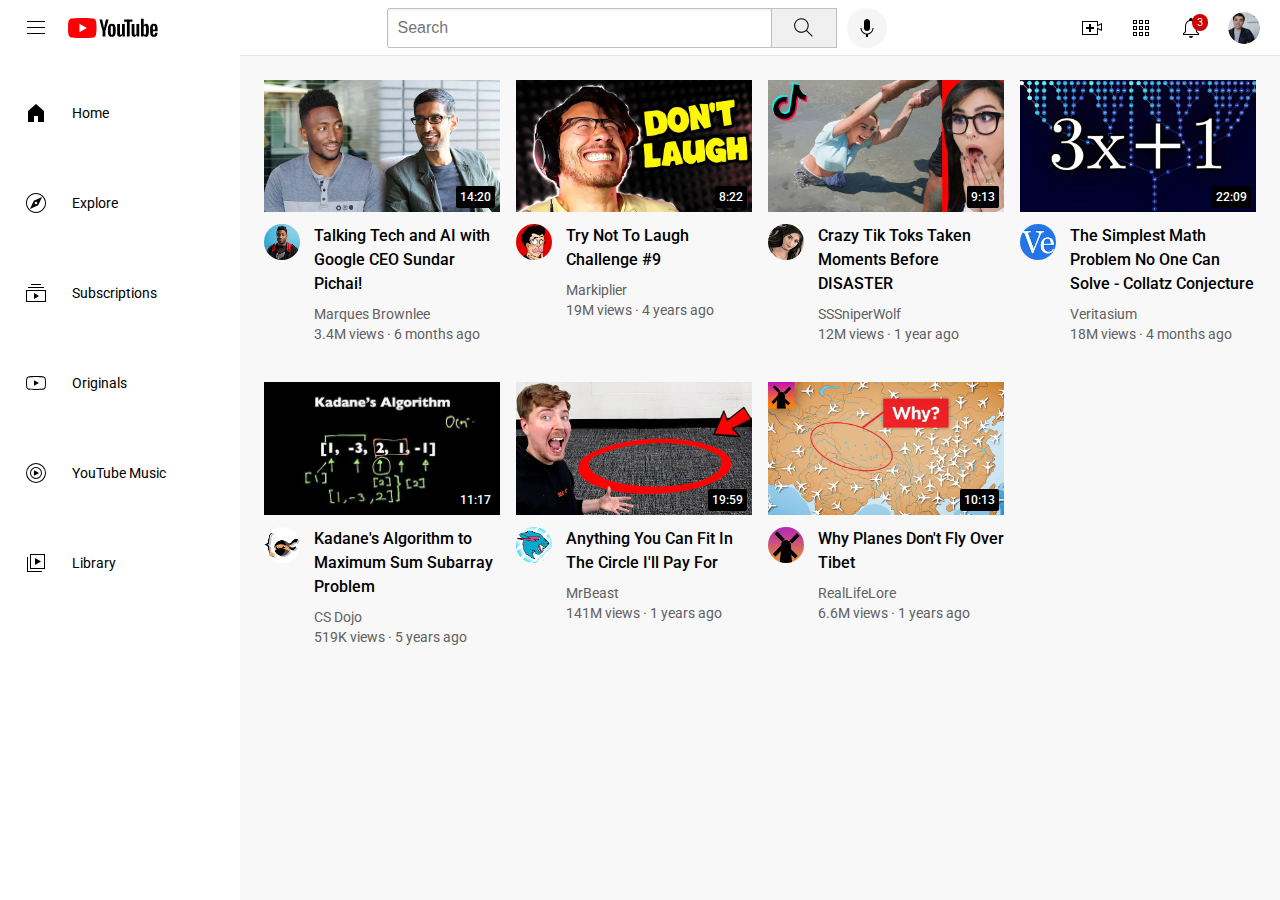
<file: index.html>
<!DOCTYPE html>
<html lang="en">

<head>
    <meta charset="UTF-8">
    <meta name="viewport" content="width=device-width, initial-scale=1.0">
    <title>YouTube.com Clone</title>
    <link rel=" preconnect" href="https://fonts.googleapis.com">
    <link rel="preconnect" href="https://fonts.gstatic.com" crossorigin>
    <link href="https://fonts.googleapis.com/css2?family=Roboto:wght@400;500;700&display=swap" rel="stylesheet">
    <link rel="stylesheet" href="styles/general.css">
    <link rel="stylesheet" href="styles/header.css">
    <link rel="stylesheet" href="styles/video.css">
    <link rel="stylesheet" href="styles/sidebar.css">

</head>

<body>
    <header class="header">
        <div class="left-section">
            <img class="hamburger-menu" src="icons/hamburger-menu.svg" alt="">
            <img class="youtube-logo" src="icons/youtube-logo.svg" alt="">
        </div>
        <div class="middle-section">
            <input class="search-bar" type="text" placeholder="Search">
            <button class="search-button">
                <img class="search-icon" src="icons/search.svg" alt="">
                <div class="tooltip">Search</div>
            </button>
            <!-- Put position absolute inside position relative-->
            <button class="voice-search-button">
                <img class="voice-search-icon" src="icons/voice-search-icon.svg" alt="">
                <div class="tooltip">Search with your voice</div>
            </button>
        </div>
        <div class="right-section">
            <div class="upload-icon-container">
                <img class="upload-icon" src="icons/upload.svg" alt="">
                <div class="tooltip">Create</div>
            </div>
            <div class="youtube-apps-icon-container">
                <img class="youtube-apps-icon" src="icons/youtube-apps.svg" alt="">
                <div class="tooltip">YouTube apps</div>
            </div>
            <div class="notifications-icon-container">
                <img class="notifications-icon" src="icons/notifications.svg" alt="">
                <div class="notifications-count">3</div>
                <div class="tooltip">Notifications</div>
            </div>
            <img class="current-user-picture" src="channel-picture/my-channel.jpeg" alt="">
        </div>
    </header>

    <nav class="sidebar">
        <div class="sidebar-link">
            <img src="icons/home.svg">
            <div>Home</div>
        </div>
        <div class="sidebar-link">
            <img src="icons/explore.svg">
            <div>Explore</div>
        </div>
        <div class="sidebar-link">
            <img src="icons/subscriptions.svg">
            <div>Subscriptions</div>
        </div>
        <div class="sidebar-link">
            <img src="icons/originals.svg">
            <div>Originals</div>
        </div>
        <div class="sidebar-link">
            <img src="icons/youtube-music.svg">
            <div>YouTube Music</div>
        </div>
        <div class="sidebar-link">
            <img src="icons/library.svg">
            <div>Library</div>
        </div>
    </nav>

    <main>
        <section class="video-grid">
            <div class="video-preview">
                <div class="thumbnail-row">
                    <a href="https://www.youtube.com/watch?v=n2RNcPRtAiY" target="_blank">
                        <img class="thumbnail" src="thumbnails/thumbnail-1.webp" alt="">
                    </a>
                    <div class="video-time">14:20</div>
                </div>
                <div class="video-info-grid">
                    <div class="channel-picture">
                        <div class="profile-picture-container">
                            <a href="https://www.youtube.com/c/mkbhd" target="_blank">
                                <img class="profile-picture" src="channel-picture/channel-1.jpeg" alt="">
                            </a>
                            <div class="channel-tooltip">
                                <img class="channel-tooltip-picture" src="channel-picture/channel-1.jpeg">
                                <div>
                                    <div class="channel-tooltip-name">Marques Browniee</div>
                                    <div class="channel-tooltip-stats">15M subscribers</div>
                                </div>
                            </div>
                        </div>
                    </div>
                    <div class="video-info">
                        <a href="https://www.youtube.com/watch?v=n2RNcPRtAiY" target="_blank" class="video-title-link">
                            <p class="video-title">
                                Talking Tech and AI with Google CEO Sundar Pichai!
                            </p>
                        </a>
                        <p class="video-author">
                            Marques Brownlee
                        </p>
                        <p class="video-stats">
                            3.4M views &#183 6 months ago
                        </p>
                    </div>
                </div>
            </div>

            <div class="video-preview">
                <div class="thumbnail-row">
                    <a href="https://www.youtube.com/watch?v=mP0RAo9SKZk">
                        <img class="thumbnail" src="thumbnails/thumbnail-2.webp" alt="">
                    </a>
                    <div class="video-time">8:22</div>
                </div>
                <div class="video-info-grid">
                    <div class="channel-picture">
                        <div class="profile-picture-container">
                            <a href="https://www.youtube.com/c/markiplier">
                                <img class="profile-picture" src="channel-picture/channel-2.jpeg" alt="">
                            </a>
                            <div class="channel-tooltip">
                                <img class="channel-tooltip-picture" src="channel-picture/channel-2.jpeg">
                                <div>
                                    <div class="channel-tooltip-name">Markiplier</div>
                                    <div class="channel-tooltip-stats">30M subscribers</div>
                                </div>
                            </div>
                        </div>
                    </div>
                    <div class="video-info">
                        <a href="https://www.youtube.com/watch?v=mP0RAo9SKZk" target="_blank" class="video-title-link">
                            <p class="video-title">
                                Try Not To Laugh Challenge #9
                            </p>
                        </a>
                        <p class="video-author">
                            Markiplier
                        </p>
                        <p class="video-stats">
                            19M views &#183 4 years ago
                        </p>
                    </div>
                </div>
            </div>

            <div class="video-preview">
                <div class="thumbnail-row">
                    <a href="https://www.youtube.com/watch?v=FgjPQQeTh1w">
                        <img class="thumbnail" src="thumbnails/thumbnail-3.webp" alt="">
                    </a>
                    <div class="video-time">9:13</div>
                </div>
                <div class="video-info-grid">
                    <div class="channel-picture">
                        <div class="profile-picture-container">
                            <a href="https://www.youtube.com/user/SSSniperWolf">
                                <img class="profile-picture" src="channel-picture/channel-3.jpeg" alt="">
                            </a>
                            <div class="channel-tooltip">
                                <img class="channel-tooltip-picture" src="channel-picture/channel-3.jpeg">
                                <div>
                                    <div class="channel-tooltip-name">SSSniperWolf</div>
                                    <div class="channel-tooltip-stats">30M subscribers</div>
                                </div>
                            </div>
                        </div>
                    </div>
                    <div class="video-info">
                        <a href="https://www.youtube.com/watch?v=FgjPQQeTh1w" target="_blank" class="video-title-link">
                            <p class="video-title">
                                Crazy Tik Toks Taken Moments Before DISASTER
                            </p>
                        </a>
                        <p class="video-author">
                            SSSniperWolf
                        </p>
                        <p class="video-stats">
                            12M views &#183 1 year ago
                        </p>
                    </div>
                </div>
            </div>

            <div class="video-preview">
                <div class="thumbnail-row">
                    <a href="https://www.youtube.com/watch?v=094y1Z2wpJg">
                        <img class="thumbnail" src="thumbnails/thumbnail-4.webp" alt="">
                    </a>
                    <div class="video-time">22:09</div>
                </div>
                <div class="video-info-grid">
                    <div class="channel-picture">
                        <div class="profile-picture-container">
                            <a href="https://www.youtube.com/c/veritasium">
                                <img class="profile-picture" src="channel-picture/channel-4.jpeg" alt="">
                            </a>
                            <div class="channel-tooltip">
                                <img class="channel-tooltip-picture" src="channel-picture/channel-4.jpeg">
                                <div>
                                    <div class="channel-tooltip-name">Veritasium</div>
                                    <div class="channel-tooltip-stats">15M subscribers</div>
                                </div>
                            </div>
                        </div>
                    </div>
                    <div class="video-info">
                        <a href="https://www.youtube.com/watch?v=094y1Z2wpJg" target="_blank" class="video-title-link">
                            <p class="video-title">
                                The Simplest Math Problem No One Can Solve - Collatz Conjecture
                            </p>
                        </a>
                        <p class="video-author">
                            Veritasium
                        </p>
                        <p class="video-stats">
                            18M views &#183 4 months ago
                        </p>
                    </div>
                </div>
            </div>

            <div class="video-preview">
                <div class="thumbnail-row">
                    <a href="https://www.youtube.com/watch?v=86CQq3pKSUw">
                        <img class="thumbnail" src="thumbnails/thumbnail-5.webp" alt="">
                    </a>
                    <div class="video-time">11:17</div>
                </div>
                <div class="video-info-grid">
                    <div class="channel-picture">
                        <div class="profile-picture-container">
                            <a href="https://www.youtube.com/c/CSDojo">
                                <img class="profile-picture" src="channel-picture/channel-5.jpeg" alt="">
                            </a>
                            <div class="channel-tooltip">
                                <img class="channel-tooltip-picture" src="channel-picture/channel-5.jpeg">
                                <div>
                                    <div class="channel-tooltip-name">CS Dojo</div>
                                    <div class="channel-tooltip-stats">1.5M subscribers</div>
                                </div>
                            </div>
                        </div>
                    </div>
                    <div class="video-info">
                        <a href="https://www.youtube.com/watch?v=86CQq3pKSUw" target="_blank" class="video-title-link">
                            <p class="video-title">
                                Kadane's Algorithm to Maximum Sum Subarray Problem
                            </p>
                        </a>
                        <p class="video-author">
                            CS Dojo
                        </p>
                        <p class="video-stats">
                            519K views &#183 5 years ago
                        </p>
                    </div>
                </div>
            </div>

            <div class="video-preview">
                <div class="thumbnail-row">
                    <a href="https://www.youtube.com/watch?v=yXWw0_UfSFg">
                        <img class="thumbnail" src="thumbnails/thumbnail-6.webp" alt="">
                    </a>
                    <div class="video-time">19:59</div>
                </div>
                <div class="video-info-grid">
                    <div class="channel-picture">
                        <div class="profile-picture-container">
                            <a href="https://www.youtube.com/channel/UCX6OQ3DkcsbYNE6H8uQQuVA">
                                <img class="profile-picture" src="channel-picture/channel-6.jpeg" alt="">
                            </a>
                            <div class="channel-tooltip">
                                <img class="channel-tooltip-picture" src="channel-picture/channel-6.jpeg">
                                <div>
                                    <div class="channel-tooltip-name">MrBeast</div>
                                    <div class="channel-tooltip-stats">314M subscribers</div>
                                </div>
                            </div>
                        </div>
                    </div>
                    <div class="video-info">
                        <a href="https://www.youtube.com/watch?v=yXWw0_UfSFg" target="_blank" class="video-title-link">
                            <p class="video-title">
                                Anything You Can Fit In The Circle I'll Pay For
                            </p>
                        </a>
                        <p class="video-author">
                            MrBeast
                        </p>
                        <p class="video-stats">
                            141M views &#183 1 years ago
                        </p>
                    </div>
                </div>
            </div>

            <div class="video-preview">
                <div class="thumbnail-row">
                    <a href="https://www.youtube.com/watch?v=fNVa1qMbF9Y">
                        <img class="thumbnail" src="thumbnails/thumbnail-7.webp" alt="">
                    </a>
                    <div class="video-time">10:13</div>
                </div>
                <div class="video-info-grid">
                    <div class="channel-picture">
                        <div class="profile-picture-container">
                            <a href="https://www.youtube.com/channel/UCP5tjEmvPItGyLhmjdwP7Ww">
                                <img class="profile-picture" src="channel-picture/channel-7.jpeg" alt="">
                            </a>
                            <div class="channel-tooltip">
                                <img class="channel-tooltip-picture" src="channel-picture/channel-7.jpeg">
                                <div>
                                    <div class="channel-tooltip-name">RealLifeLore</div>
                                    <div class="channel-tooltip-stats">7M subscribers</div>
                                </div>
                            </div>
                        </div>
                    </div>
                    <div class="video-info">
                        <a href="https://www.youtube.com/watch?v=fNVa1qMbF9Y" target="_blank" class="video-title-link">
                            <p class="video-title">
                                Why Planes Don't Fly Over Tibet
                            </p>
                        </a>
                        <p class="video-author">
                            RealLifeLore
                        </p>
                        <p class="video-stats">
                            6.6M views &#183 1 years ago
                        </p>
                    </div>
                </div>
            </div>
        </section>
    </main>


</body>

</html>
</file>
<file: styles/general.css>
p {
  margin-top: 0;
  margin-bottom: 0;
}
body {
  /* This style below will be inherited*/
  margin: 0;
  padding-top: 80px;
  padding-left: 96px;
  padding-right: 24px;
  background-color: rgb(248, 248, 248);
  font-family: roboto, arial;
}
@media (min-width: 1200px) {
  body {
    margin-left: 168px;
  }
}
</file>
<file: styles/header.css>
.header {
  height: 55px;
  display: flex;
  flex-direction: row;
  justify-content: space-between;
  position: fixed;
  top: 0px;
  left: 0px;
  right: 0px;
  background-color: white;
  border-bottom-width: 1px;
  border-bottom-style: solid;
  border-bottom-color: rgb(228, 228, 228);
  z-index: 100;
}
.left-section {
  display: flex;
  align-items: center;
}
.hamburger-menu {
  height: 24px;
  margin-left: 24px;
  margin-right: 20px;
  cursor: pointer;
}
.youtube-logo {
  height: 20px;
  cursor: pointer;
}
.middle-section {
  flex: 1;
  margin-left: 70px;
  margin-right: 35px;
  max-width: 500px;
  display: flex;
  align-items: center;
}
.search-bar {
  flex: 1;
  height: 36px;
  padding-left: 10px;
  font-size: 16px;
  border: 1px solid rgb(192, 192, 192);
  border-radius: 2px;
  box-shadow: inset 1px 2px 3px rgba(0, 0, 0, 0.05);
  width: 0;
}
.search-bar::placeholder {
  font-size: 16px;
}
.search-button {
  height: 40px;
  width: 66px;
  background-color: rgb(240, 240, 240);
  border-width: 1px;
  border-style: solid;
  border-color: rgb(192, 192, 192);
  margin-left: -1px;
  margin-right: 10px;
}
.search-button,
.voice-search-button,
.upload-icon-container,
.youtube-apps-icon-container,
.notifications-icon-container {
  display: flex;
  justify-content: center;
  align-items: center;
  position: relative;
  cursor: pointer;
}

.search-button .tooltip,
.voice-search-button .tooltip,
.upload-icon-container .tooltip,
.youtube-apps-icon-container .tooltip,
.notifications-icon-container .tooltip {
  position: absolute;
  background-color: gray;
  color: white;
  padding: 4px 8px 4px 8px;
  border-radius: 2px;
  font-size: 12px;
  bottom: -30px;
  opacity: 0;
  transition: opacity 0.15s;
  pointer-events: none;
  white-space: nowrap;
}
.search-button:hover .tooltip,
.voice-search-button:hover .tooltip,
.upload-icon-container:hover .tooltip,
.youtube-apps-icon-container:hover .tooltip,
.notifications-icon-container:hover .tooltip {
  opacity: 1;
}
.search-icon {
  height: 25px;
}
.voice-search-button {
  height: 40px;
  width: 40px;
  border-radius: 20px;
  border: none;
  background-color: rgb(245, 245, 245);
}
.voice-search-icon {
  height: 24px;
}
.right-section {
  width: 180px;
  margin-right: 20px;
  display: flex;
  align-items: center;
  justify-content: space-between;
  flex-shrink: 0;
}
.upload-icon {
  height: 24px;
}
.youtube-apps-icon {
  height: 24px;
}
.notifications-icon {
  height: 24px;
}
.notifications-count {
  font-size: 11px;
  position: absolute;
  background-color: rgb(205, 0, 0);
  color: white;
  top: -2px;
  right: -5px;
  padding: 2px 5px 2px 5px;
  border-radius: 10px;
}
.current-user-picture {
  height: 32px;
  border-radius: 16px;
}
</file>
<file: styles/video.css>
.thumbnail {
  width: 100%;
}

.video-info-grid {
  display: grid;
  grid-template-columns: 50px 1fr;
}

.profile-picture {
  width: 36px;
  border-radius: 50px;
}

.video-title-link {
  text-decoration: none;
  color: black;
}

.video-title {
  margin-top: 0;
  font-size: 14px;
  font-weight: 500;
  line-height: 20px;
  margin-bottom: 10px;
}

.thumbnail-row {
  margin-bottom: 8px;
  position: relative;
}

.video-author,
.video-stats {
  font-size: 12px;
  color: rgb(96, 96, 96);
}

.video-author {
  margin-bottom: 4px;
}

.video-grid {
  display: grid;
  grid-template-columns: 1fr 1fr 1fr;
  column-gap: 16px;
  row-gap: 40px;
}

@media (max-width: 750px) {
  .video-grid {
    grid-template-columns: 1fr 1fr;
  }
}
@media (min-width: 751px) and (max-width: 999px) {
  .video-grid {
    grid-template-columns: 1fr 1fr 1fr;
  }
}
@media (min-width: 1000px) {
  .video-grid {
    grid-template-columns: 1fr 1fr 1fr 1fr;
  }
  .video-title {
    font-size: 16px;
    line-height: 24px;
  }
  .video-author,
  .video-stats {
    font-size: 14px;
  }
}

.video-time {
  font-size: 12px;
  font-weight: 500;
  background-color: black;
  color: white;
  position: absolute;
  bottom: 8px;
  right: 5px;
  padding: 4px;
  border-radius: 2px;
}
.profile-picture-container {
  position: relative;
  display: inline-block;
}
.channel-tooltip {
  z-index: 300;
  position: absolute;
  box-shadow: 2px 3px 10px rgba(0, 0, 0, 0.3);
  background-color: white;
  top: 55px;
  border: none;
  border-radius: 6px;
  padding: 12px;
  width: 200px;

  display: flex;
  align-items: center;

  opacity: 0;
  transition: opacity 0.15s;
  pointer-events: none;
}
.profile-picture-container:hover .channel-tooltip {
  opacity: 1;
}
.channel-tooltip-picture {
  width: 50px;
  height: 50px;
  border-radius: 25px;
  margin-right: 8px;
}

.channel-tooltip-name {
  font-weight: 700;
  font-size: 16px;
  margin-bottom: 4px;
}
.channel-tooltip-stats {
  font-size: 14px;
  color: rgb(96, 96, 96);
}
</file>
<file: styles/sidebar.css>
.sidebar {
  position: fixed;
  left: 0;
  bottom: 0;
  top: 55px;
  background-color: white;
  width: 72px;
  z-index: 200;
  padding-top: 5px;
  cursor: pointer;
}
.sidebar-link {
  height: 74px;
  display: flex;
  justify-content: center;
  align-items: center;
  flex-direction: column;
  cursor: pointer;
}
.sidebar-link:hover {
  background-color: rgb(235, 235, 235);
}
.sidebar-link img {
  height: 24px;
  margin-bottom: 4px;
}
.sidebar-link div {
  font-size: 10px;
}
@media (min-width: 1200px) {
  .sidebar {
    width: 240px;
    padding-top: 13px;
  }
  .sidebar-link {
    display: flex;
    flex-direction: row;
    align-items: center;
    justify-content: start;
    padding: 8px 24px;
  }

  .sidebar-link img {
    margin-right: 24px;
    margin-bottom: 0px;
  }
  .sidebar-link div {
    font-size: 14px;
  }
}
</file>
